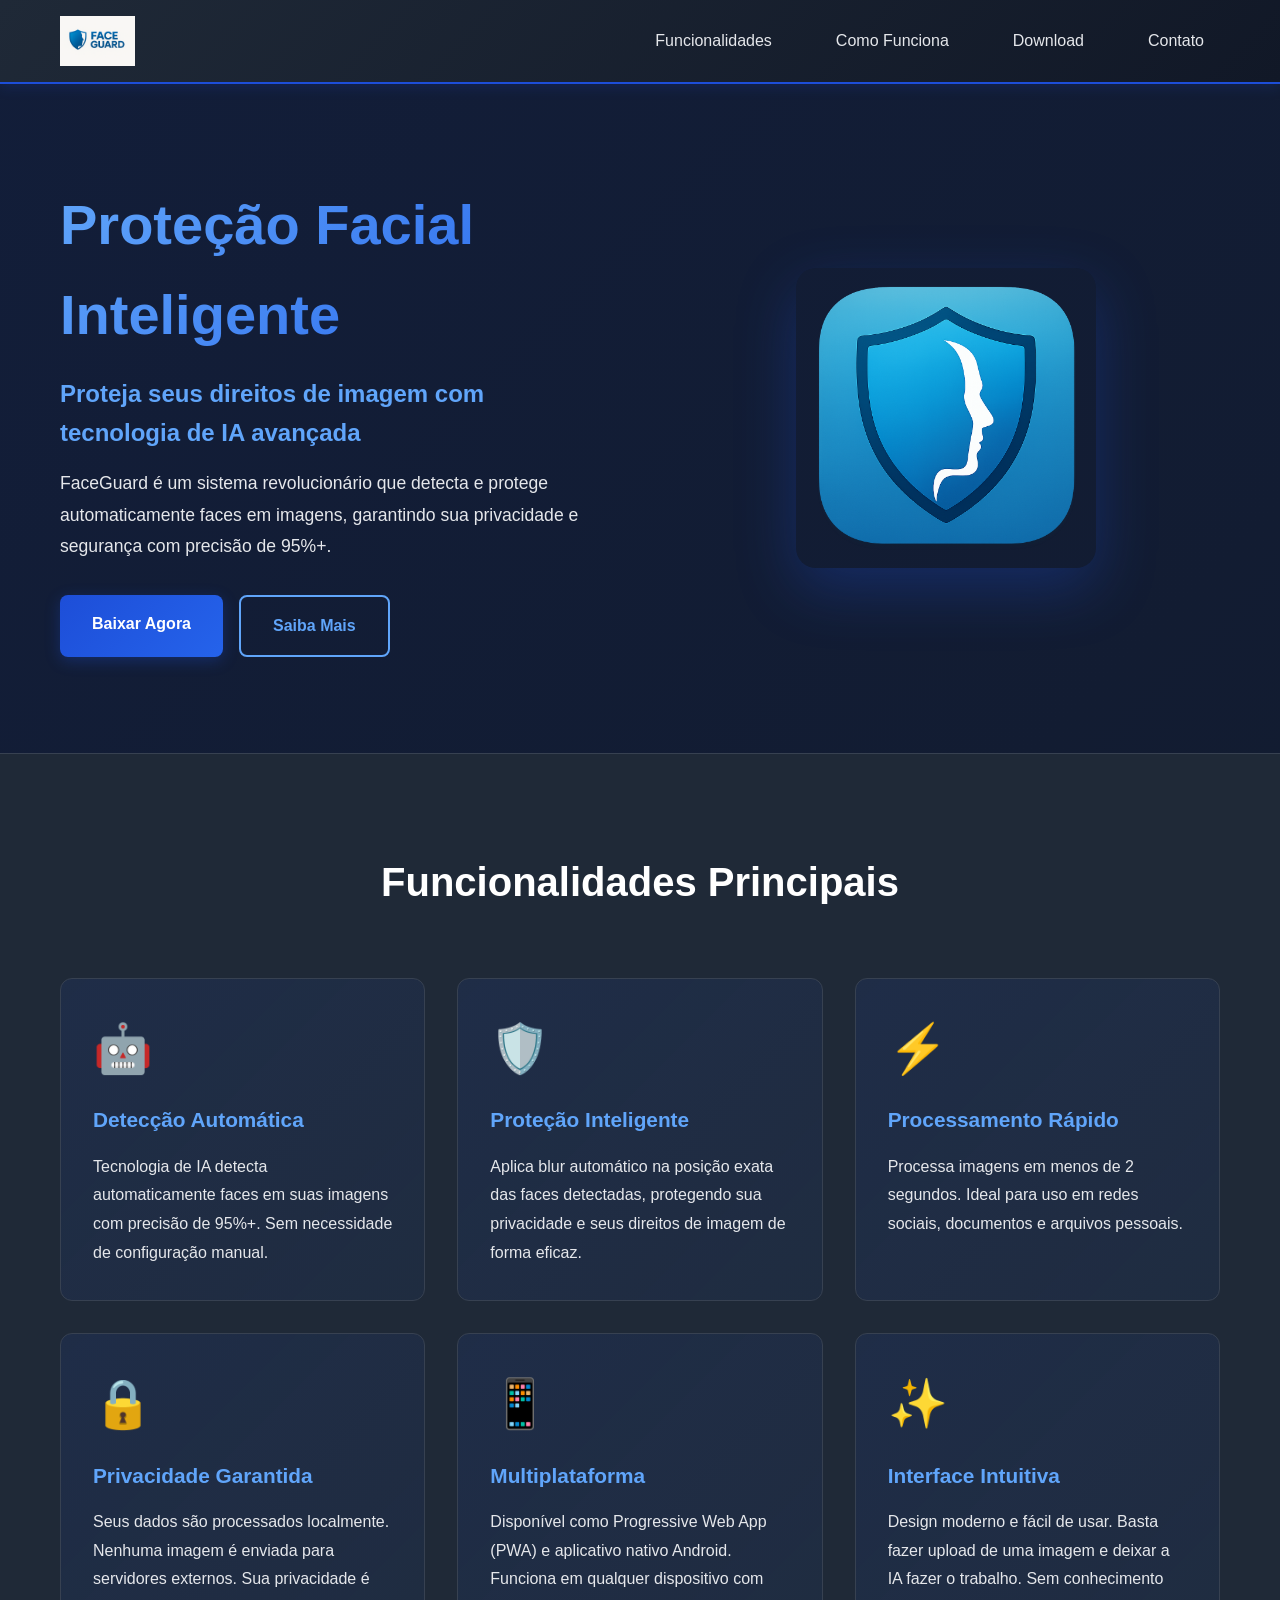
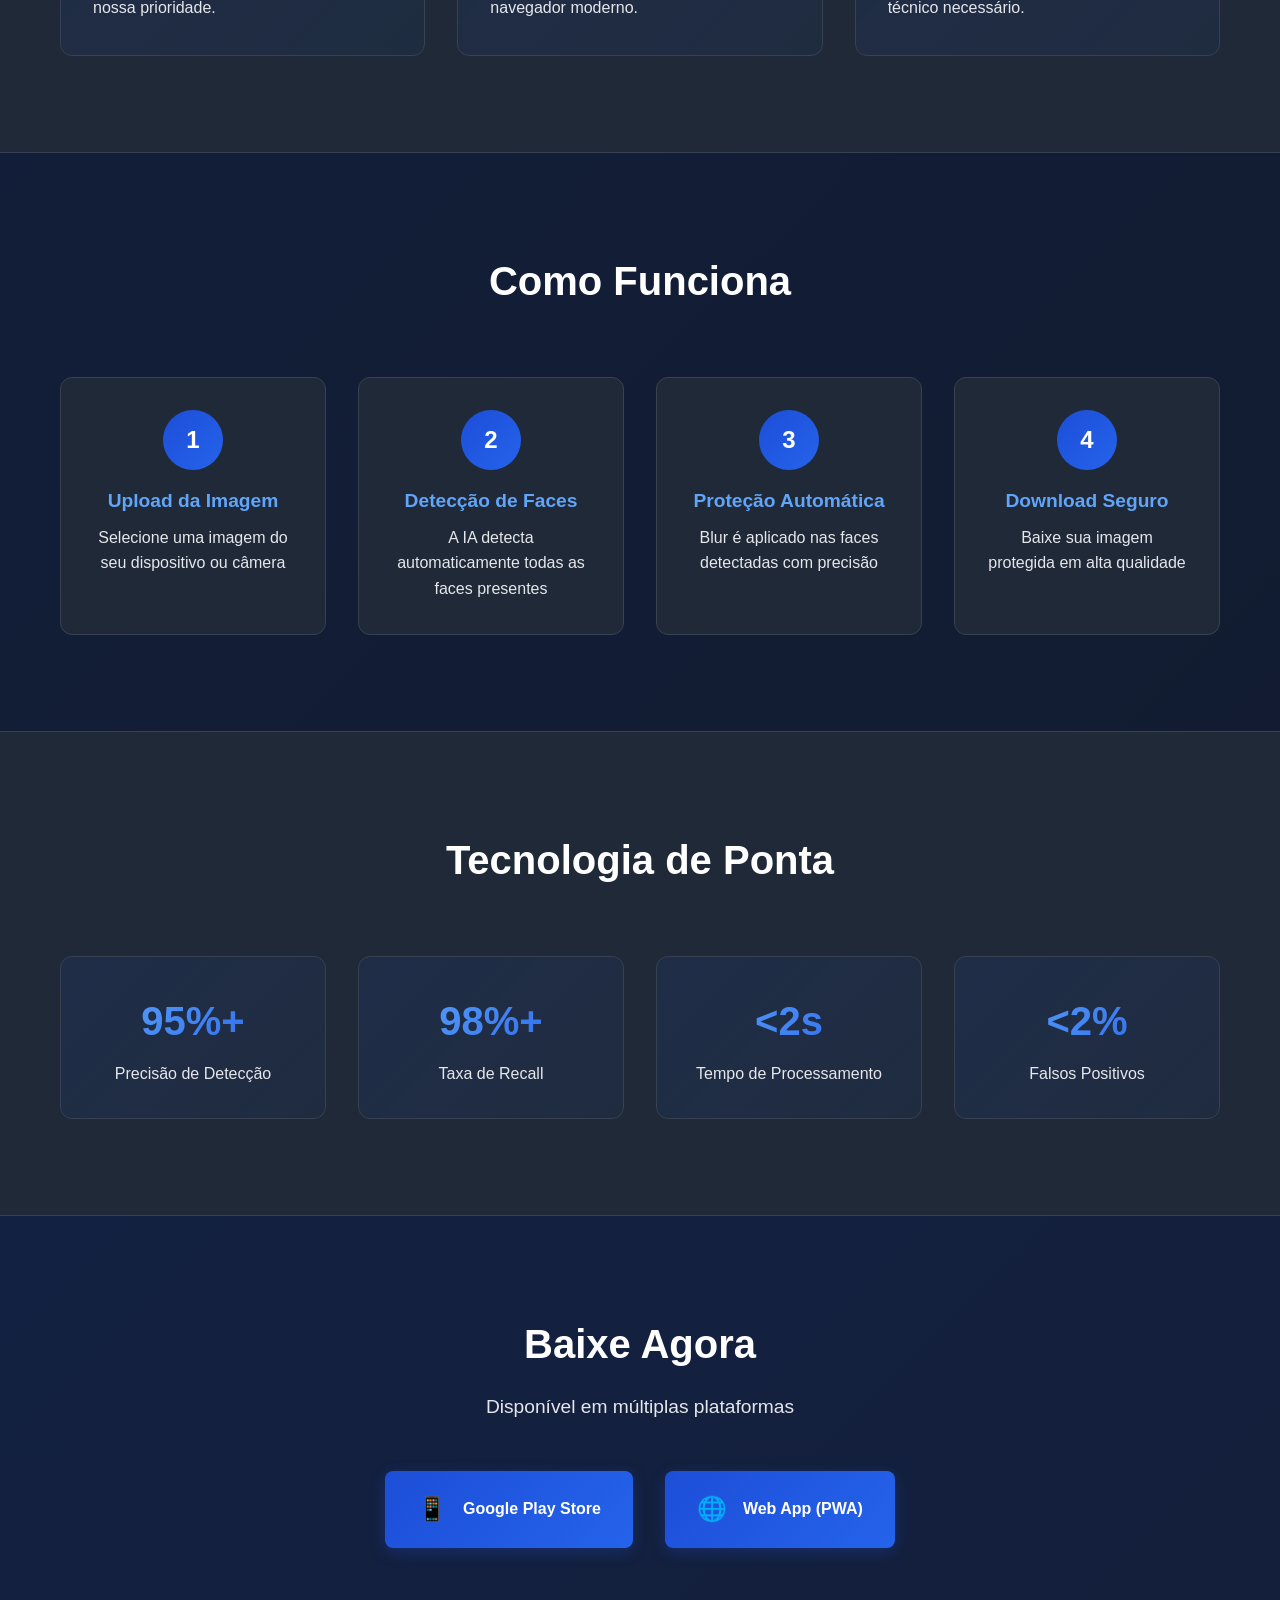
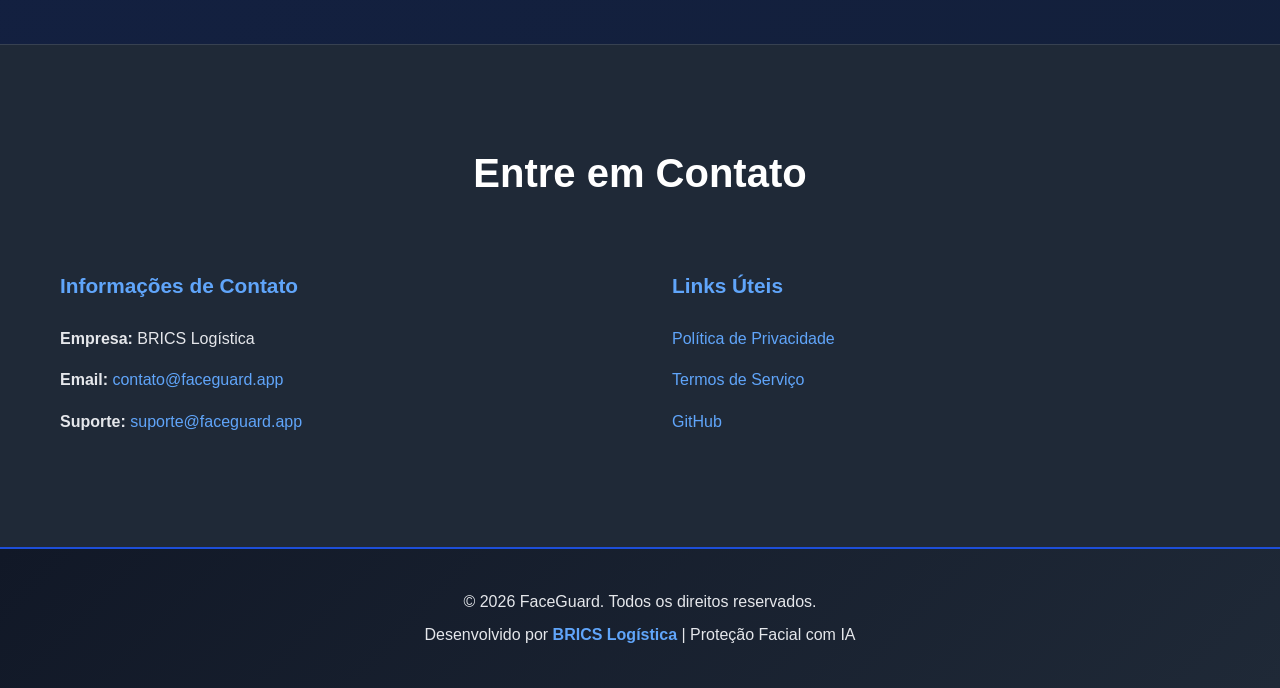
<file: index.html>
<!DOCTYPE html>
<html lang="pt-BR">
<head>
    <meta charset="UTF-8">
    <meta name="viewport" content="width=device-width, initial-scale=1.0">
    <meta name="description" content="FaceGuard - Sistema inteligente de proteção facial com IA. Proteja seus direitos de imagem de forma automática e segura.">
    <meta name="keywords" content="proteção facial, IA, privacidade, direitos de imagem, blur automático">
    <meta name="author" content="BRICS Logística">
    <meta property="og:title" content="FaceGuard - Proteção Facial com IA">
    <meta property="og:description" content="Sistema inteligente de proteção facial com IA. Proteja seus direitos de imagem de forma automática e segura.">
    <meta property="og:type" content="website">
    
    <title>FaceGuard - Proteção Facial com IA</title>
    <link rel="stylesheet" href="styles.css">
    <link rel="icon" type="image/png" href="assets/faceguard-icon.png">
</head>
<body>
    <!-- Header/Navigation -->
    <header class="header">
        <nav class="navbar">
            <div class="container">
                <div class="nav-wrapper">
                    <div class="logo">
                        <img src="assets/logo-horizontal.png" alt="FaceGuard Logo" class="logo-img">
                    </div>
                    <ul class="nav-menu">
                        <li><a href="#features">Funcionalidades</a></li>
                        <li><a href="#how-it-works">Como Funciona</a></li>
                        <li><a href="#download">Download</a></li>
                        <li><a href="#contact">Contato</a></li>
                    </ul>
                </div>
            </div>
        </nav>
    </header>

    <!-- Hero Section -->
    <section class="hero">
        <div class="container">
            <div class="hero-content">
                <h1>Proteção Facial Inteligente</h1>
                <p class="hero-subtitle">Proteja seus direitos de imagem com tecnologia de IA avançada</p>
                <p class="hero-description">
                    FaceGuard é um sistema revolucionário que detecta e protege automaticamente faces em imagens, 
                    garantindo sua privacidade e segurança com precisão de 95%+.
                </p>
                <div class="hero-buttons">
                    <a href="#download" class="btn btn-primary">Baixar Agora</a>
                    <a href="#features" class="btn btn-secondary">Saiba Mais</a>
                </div>
            </div>
            <div class="hero-image">
                <img src="assets/faceguard-icon.png" alt="FaceGuard Icon" class="hero-icon">
            </div>
        </div>
    </section>

    <!-- Features Section -->
    <section id="features" class="features">
        <div class="container">
            <h2>Funcionalidades Principais</h2>
            <div class="features-grid">
                <!-- Feature 1 -->
                <div class="feature-card">
                    <div class="feature-icon">🤖</div>
                    <h3>Detecção Automática</h3>
                    <p>
                        Tecnologia de IA detecta automaticamente faces em suas imagens com precisão de 95%+. 
                        Sem necessidade de configuração manual.
                    </p>
                </div>

                <!-- Feature 2 -->
                <div class="feature-card">
                    <div class="feature-icon">🛡️</div>
                    <h3>Proteção Inteligente</h3>
                    <p>
                        Aplica blur automático na posição exata das faces detectadas, protegendo sua privacidade 
                        e seus direitos de imagem de forma eficaz.
                    </p>
                </div>

                <!-- Feature 3 -->
                <div class="feature-card">
                    <div class="feature-icon">⚡</div>
                    <h3>Processamento Rápido</h3>
                    <p>
                        Processa imagens em menos de 2 segundos. Ideal para uso em redes sociais, 
                        documentos e arquivos pessoais.
                    </p>
                </div>

                <!-- Feature 4 -->
                <div class="feature-card">
                    <div class="feature-icon">🔒</div>
                    <h3>Privacidade Garantida</h3>
                    <p>
                        Seus dados são processados localmente. Nenhuma imagem é enviada para servidores externos. 
                        Sua privacidade é nossa prioridade.
                    </p>
                </div>

                <!-- Feature 5 -->
                <div class="feature-card">
                    <div class="feature-icon">📱</div>
                    <h3>Multiplataforma</h3>
                    <p>
                        Disponível como Progressive Web App (PWA) e aplicativo nativo Android. 
                        Funciona em qualquer dispositivo com navegador moderno.
                    </p>
                </div>

                <!-- Feature 6 -->
                <div class="feature-card">
                    <div class="feature-icon">✨</div>
                    <h3>Interface Intuitiva</h3>
                    <p>
                        Design moderno e fácil de usar. Basta fazer upload de uma imagem e deixar a IA fazer o trabalho. 
                        Sem conhecimento técnico necessário.
                    </p>
                </div>
            </div>
        </div>
    </section>

    <!-- How It Works Section -->
    <section id="how-it-works" class="how-it-works">
        <div class="container">
            <h2>Como Funciona</h2>
            <div class="steps-grid">
                <div class="step">
                    <div class="step-number">1</div>
                    <h3>Upload da Imagem</h3>
                    <p>Selecione uma imagem do seu dispositivo ou câmera</p>
                </div>
                <div class="step">
                    <div class="step-number">2</div>
                    <h3>Detecção de Faces</h3>
                    <p>A IA detecta automaticamente todas as faces presentes</p>
                </div>
                <div class="step">
                    <div class="step-number">3</div>
                    <h3>Proteção Automática</h3>
                    <p>Blur é aplicado nas faces detectadas com precisão</p>
                </div>
                <div class="step">
                    <div class="step-number">4</div>
                    <h3>Download Seguro</h3>
                    <p>Baixe sua imagem protegida em alta qualidade</p>
                </div>
            </div>
        </div>
    </section>

    <!-- Metrics Section -->
    <section class="metrics">
        <div class="container">
            <h2>Tecnologia de Ponta</h2>
            <div class="metrics-grid">
                <div class="metric">
                    <div class="metric-value">95%+</div>
                    <div class="metric-label">Precisão de Detecção</div>
                </div>
                <div class="metric">
                    <div class="metric-value">98%+</div>
                    <div class="metric-label">Taxa de Recall</div>
                </div>
                <div class="metric">
                    <div class="metric-value">&lt;2s</div>
                    <div class="metric-label">Tempo de Processamento</div>
                </div>
                <div class="metric">
                    <div class="metric-value">&lt;2%</div>
                    <div class="metric-label">Falsos Positivos</div>
                </div>
            </div>
        </div>
    </section>

    <!-- Download Section -->
    <section id="download" class="download">
        <div class="container">
            <h2>Baixe Agora</h2>
            <p class="download-subtitle">Disponível em múltiplas plataformas</p>
            <div class="download-buttons">
                <a href="https://play.google.com/store/apps/details?id=com.brics.faceguard" class="download-btn android" target="_blank">
                    <span class="btn-icon">📱</span>
                    <span class="btn-text">Google Play Store</span>
                </a>
                <a href="#" class="download-btn web">
                    <span class="btn-icon">🌐</span>
                    <span class="btn-text">Web App (PWA)</span>
                </a>
            </div>
        </div>
    </section>

    <!-- Contact Section -->
    <section id="contact" class="contact">
        <div class="container">
            <h2>Entre em Contato</h2>
            <div class="contact-content">
                <div class="contact-info">
                    <h3>Informações de Contato</h3>
                    <p><strong>Empresa:</strong> BRICS Logística</p>
                    <p><strong>Email:</strong> <a href="mailto:contato@faceguard.app">contato@faceguard.app</a></p>
                    <p><strong>Suporte:</strong> <a href="mailto:suporte@faceguard.app">suporte@faceguard.app</a></p>
                </div>
                <div class="contact-links">
                    <h3>Links Úteis</h3>
                    <ul>
                        <li><a href="privacy-policy.html">Política de Privacidade</a></li>
                        <li><a href="terms-of-service.html">Termos de Serviço</a></li>
                        <li><a href="https://github.com/brics-logistica/faceguard" target="_blank">GitHub</a></li>
                    </ul>
                </div>
            </div>
        </div>
    </section>

    <!-- Footer -->
    <footer class="footer">
        <div class="container">
            <p>&copy; 2026 FaceGuard. Todos os direitos reservados.</p>
            <p>Desenvolvido por <strong>BRICS Logística</strong> | Proteção Facial com IA</p>
        </div>
    </footer>

    <script src="script.js"></script>
</body>
</html>
</file>
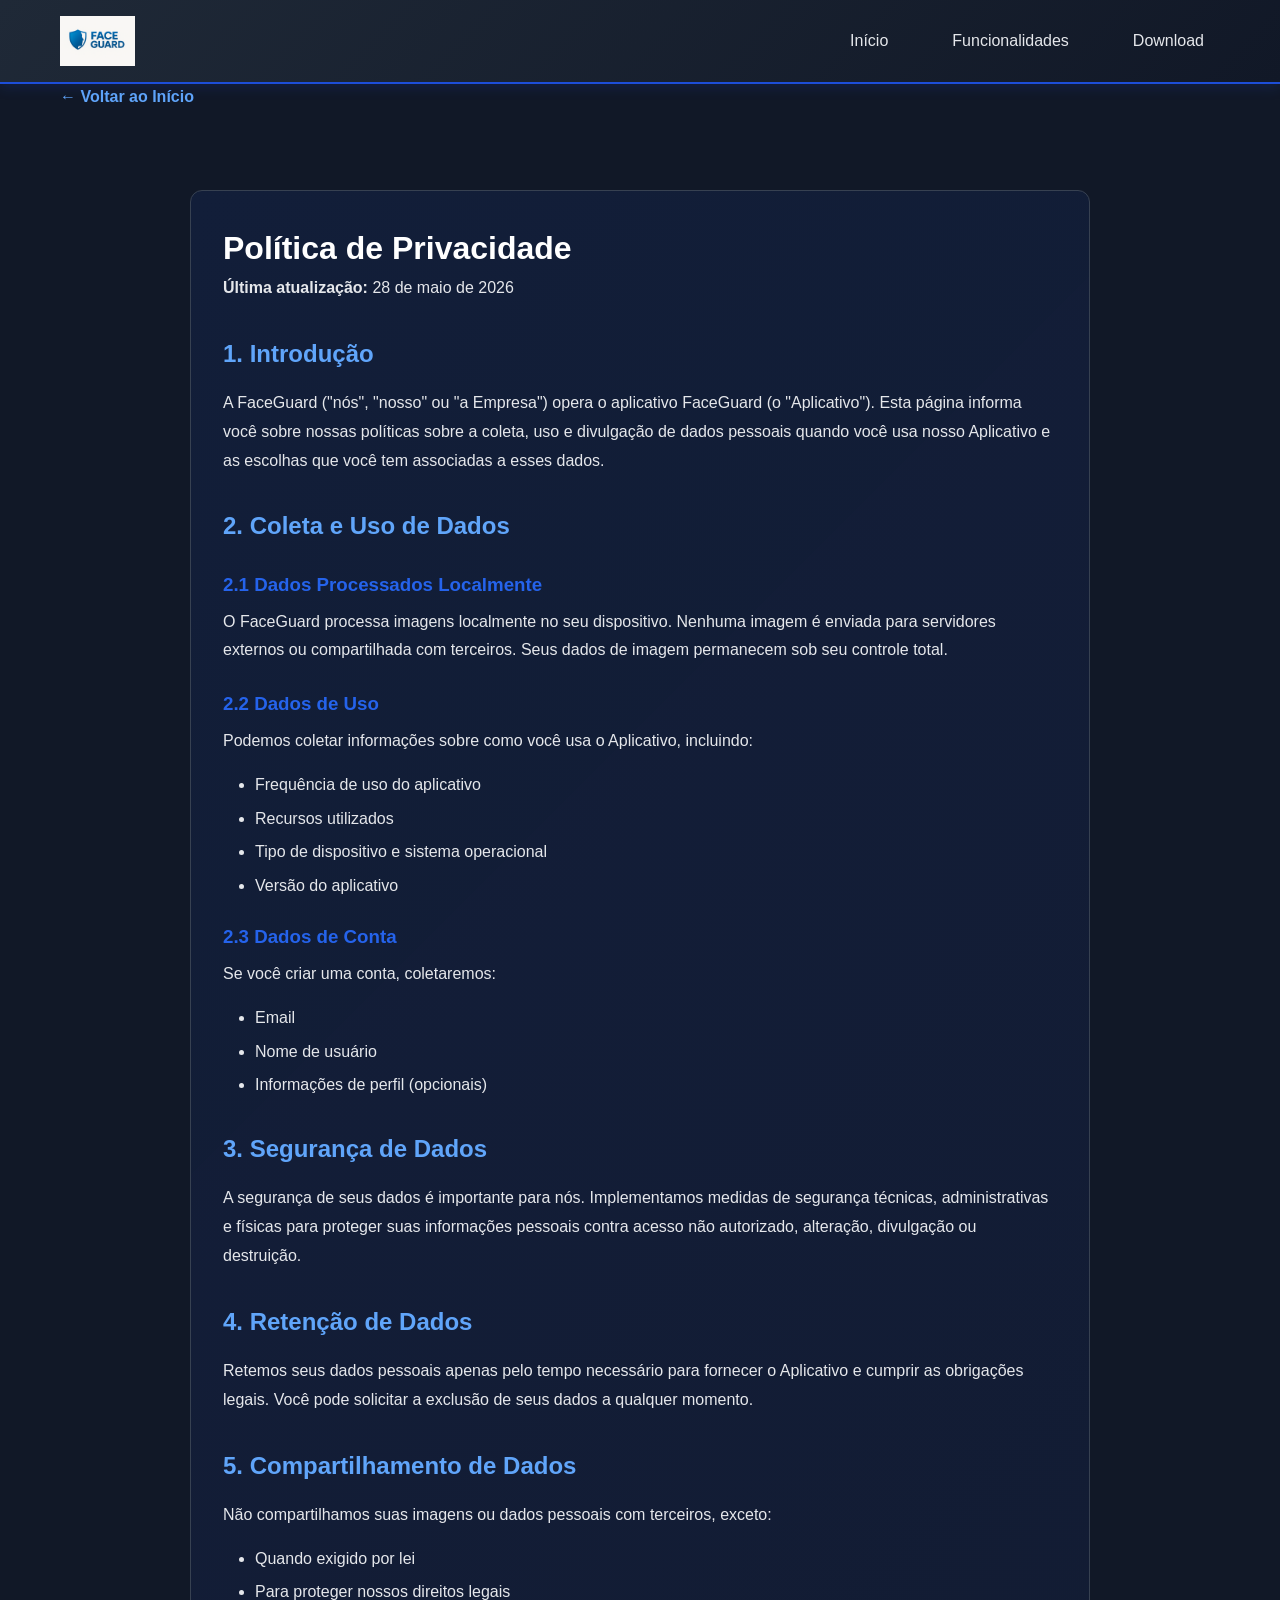
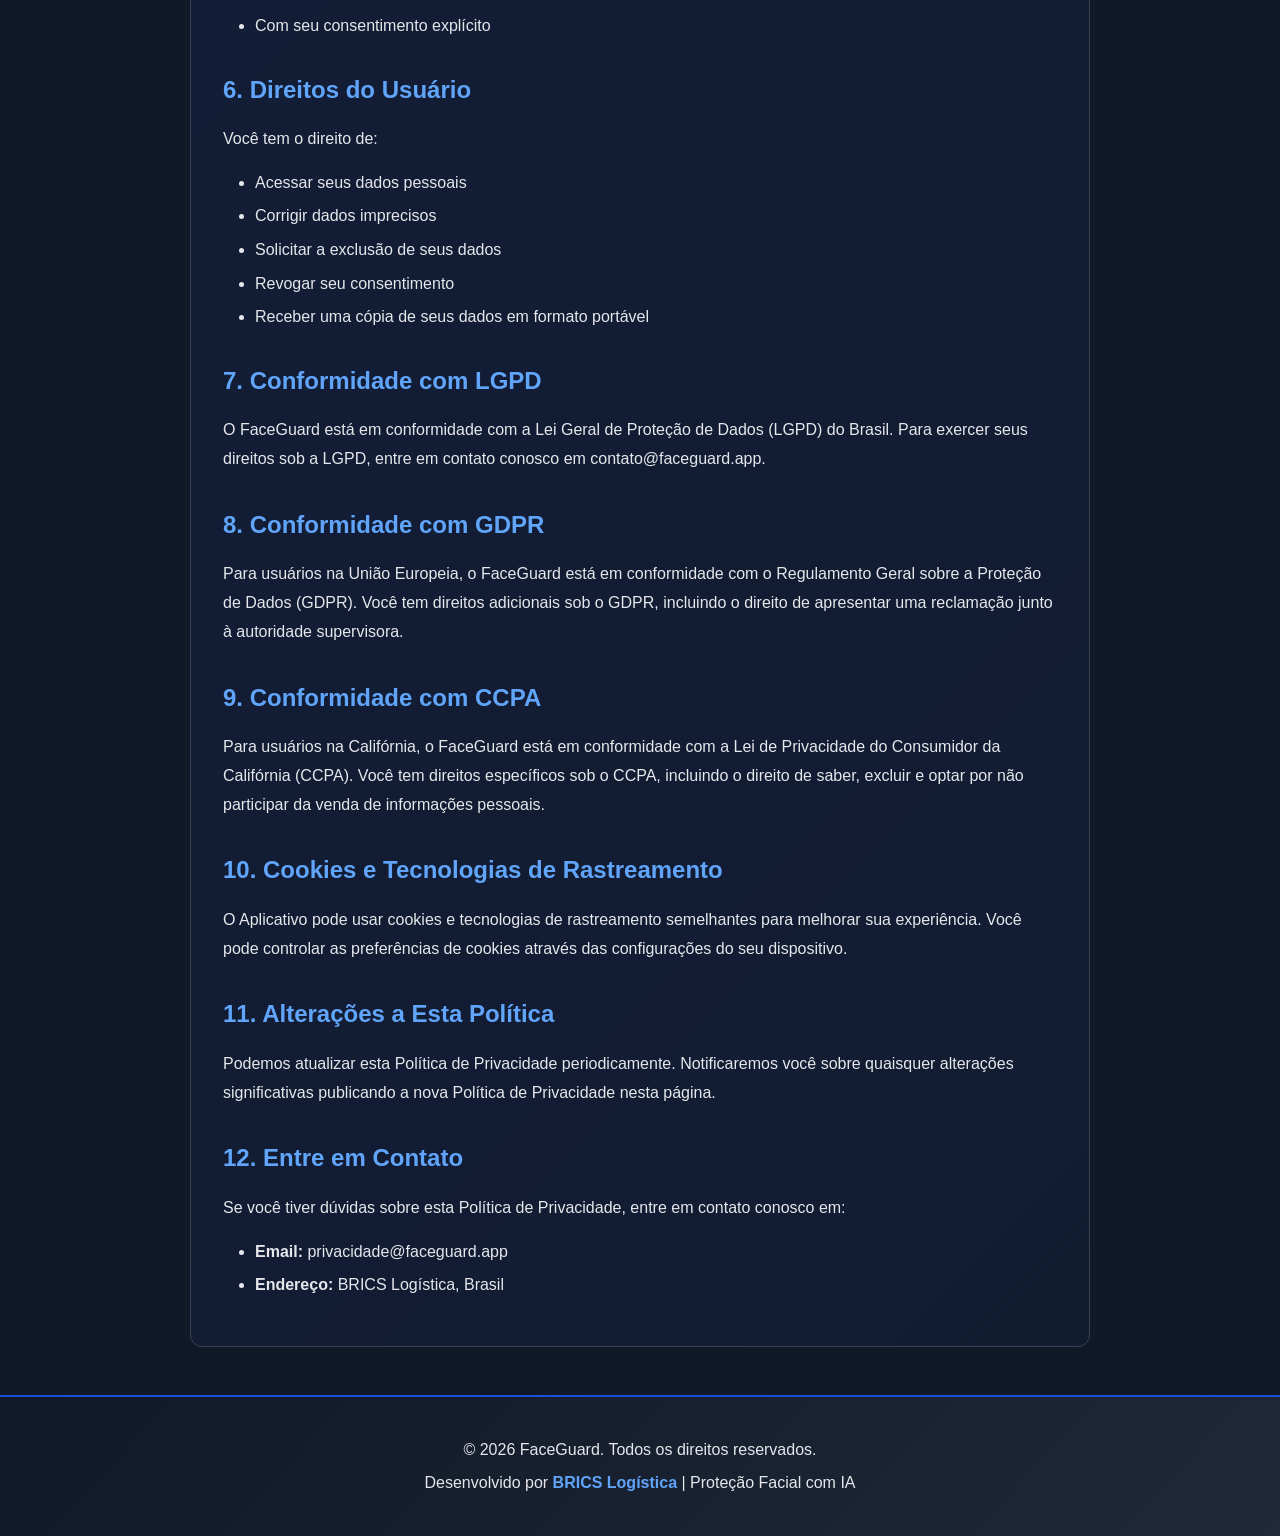
<file: privacy-policy.html>
<!DOCTYPE html>
<html lang="pt-BR">
<head>
    <meta charset="UTF-8">
    <meta name="viewport" content="width=device-width, initial-scale=1.0">
    <title>Política de Privacidade - FaceGuard</title>
    <link rel="stylesheet" href="styles.css">
    <link rel="icon" type="image/png" href="assets/faceguard-icon.png">
    <style>
        .policy-content {
            max-width: 900px;
            margin: 3rem auto;
            padding: 2rem;
            background: linear-gradient(135deg, rgba(29, 78, 216, 0.1), rgba(37, 99, 235, 0.05));
            border: 1px solid var(--border-color);
            border-radius: 12px;
        }
        .policy-content h2 {
            color: var(--accent-color);
            margin-top: 2rem;
            margin-bottom: 1rem;
        }
        .policy-content h3 {
            color: var(--secondary-color);
            margin-top: 1.5rem;
            margin-bottom: 0.5rem;
        }
        .policy-content p {
            color: var(--text-secondary);
            line-height: 1.8;
            margin-bottom: 1rem;
        }
        .policy-content ul {
            color: var(--text-secondary);
            margin-left: 2rem;
            margin-bottom: 1rem;
        }
        .policy-content li {
            margin-bottom: 0.5rem;
        }
        .back-link {
            display: inline-block;
            margin-bottom: 2rem;
            color: var(--accent-color);
            font-weight: 600;
        }
    </style>
</head>
<body>
    <!-- Header -->
    <header class="header">
        <nav class="navbar">
            <div class="container">
                <div class="nav-wrapper">
                    <div class="logo">
                        <img src="assets/logo-horizontal.png" alt="FaceGuard Logo" class="logo-img">
                    </div>
                    <ul class="nav-menu">
                        <li><a href="index.html">Início</a></li>
                        <li><a href="index.html#features">Funcionalidades</a></li>
                        <li><a href="index.html#download">Download</a></li>
                    </ul>
                </div>
            </div>
        </nav>
    </header>

    <!-- Policy Content -->
    <div class="container">
        <a href="index.html" class="back-link">← Voltar ao Início</a>
        
        <div class="policy-content">
            <h1>Política de Privacidade</h1>
            <p><strong>Última atualização:</strong> 28 de maio de 2026</p>

            <h2>1. Introdução</h2>
            <p>
                A FaceGuard ("nós", "nosso" ou "a Empresa") opera o aplicativo FaceGuard (o "Aplicativo"). 
                Esta página informa você sobre nossas políticas sobre a coleta, uso e divulgação de dados pessoais 
                quando você usa nosso Aplicativo e as escolhas que você tem associadas a esses dados.
            </p>

            <h2>2. Coleta e Uso de Dados</h2>
            <h3>2.1 Dados Processados Localmente</h3>
            <p>
                O FaceGuard processa imagens localmente no seu dispositivo. Nenhuma imagem é enviada para 
                servidores externos ou compartilhada com terceiros. Seus dados de imagem permanecem sob seu controle total.
            </p>

            <h3>2.2 Dados de Uso</h3>
            <p>
                Podemos coletar informações sobre como você usa o Aplicativo, incluindo:
            </p>
            <ul>
                <li>Frequência de uso do aplicativo</li>
                <li>Recursos utilizados</li>
                <li>Tipo de dispositivo e sistema operacional</li>
                <li>Versão do aplicativo</li>
            </ul>

            <h3>2.3 Dados de Conta</h3>
            <p>
                Se você criar uma conta, coletaremos:
            </p>
            <ul>
                <li>Email</li>
                <li>Nome de usuário</li>
                <li>Informações de perfil (opcionais)</li>
            </ul>

            <h2>3. Segurança de Dados</h2>
            <p>
                A segurança de seus dados é importante para nós. Implementamos medidas de segurança técnicas, 
                administrativas e físicas para proteger suas informações pessoais contra acesso não autorizado, 
                alteração, divulgação ou destruição.
            </p>

            <h2>4. Retenção de Dados</h2>
            <p>
                Retemos seus dados pessoais apenas pelo tempo necessário para fornecer o Aplicativo e cumprir 
                as obrigações legais. Você pode solicitar a exclusão de seus dados a qualquer momento.
            </p>

            <h2>5. Compartilhamento de Dados</h2>
            <p>
                Não compartilhamos suas imagens ou dados pessoais com terceiros, exceto:
            </p>
            <ul>
                <li>Quando exigido por lei</li>
                <li>Para proteger nossos direitos legais</li>
                <li>Com seu consentimento explícito</li>
            </ul>

            <h2>6. Direitos do Usuário</h2>
            <p>
                Você tem o direito de:
            </p>
            <ul>
                <li>Acessar seus dados pessoais</li>
                <li>Corrigir dados imprecisos</li>
                <li>Solicitar a exclusão de seus dados</li>
                <li>Revogar seu consentimento</li>
                <li>Receber uma cópia de seus dados em formato portável</li>
            </ul>

            <h2>7. Conformidade com LGPD</h2>
            <p>
                O FaceGuard está em conformidade com a Lei Geral de Proteção de Dados (LGPD) do Brasil. 
                Para exercer seus direitos sob a LGPD, entre em contato conosco em contato@faceguard.app.
            </p>

            <h2>8. Conformidade com GDPR</h2>
            <p>
                Para usuários na União Europeia, o FaceGuard está em conformidade com o Regulamento Geral 
                sobre a Proteção de Dados (GDPR). Você tem direitos adicionais sob o GDPR, incluindo o direito 
                de apresentar uma reclamação junto à autoridade supervisora.
            </p>

            <h2>9. Conformidade com CCPA</h2>
            <p>
                Para usuários na Califórnia, o FaceGuard está em conformidade com a Lei de Privacidade do Consumidor 
                da Califórnia (CCPA). Você tem direitos específicos sob o CCPA, incluindo o direito de saber, 
                excluir e optar por não participar da venda de informações pessoais.
            </p>

            <h2>10. Cookies e Tecnologias de Rastreamento</h2>
            <p>
                O Aplicativo pode usar cookies e tecnologias de rastreamento semelhantes para melhorar sua experiência. 
                Você pode controlar as preferências de cookies através das configurações do seu dispositivo.
            </p>

            <h2>11. Alterações a Esta Política</h2>
            <p>
                Podemos atualizar esta Política de Privacidade periodicamente. Notificaremos você sobre quaisquer 
                alterações significativas publicando a nova Política de Privacidade nesta página.
            </p>

            <h2>12. Entre em Contato</h2>
            <p>
                Se você tiver dúvidas sobre esta Política de Privacidade, entre em contato conosco em:
            </p>
            <ul>
                <li><strong>Email:</strong> privacidade@faceguard.app</li>
                <li><strong>Endereço:</strong> BRICS Logística, Brasil</li>
            </ul>
        </div>
    </div>

    <!-- Footer -->
    <footer class="footer">
        <div class="container">
            <p>&copy; 2026 FaceGuard. Todos os direitos reservados.</p>
            <p>Desenvolvido por <strong>BRICS Logística</strong> | Proteção Facial com IA</p>
        </div>
    </footer>
</body>
</html>
</file>
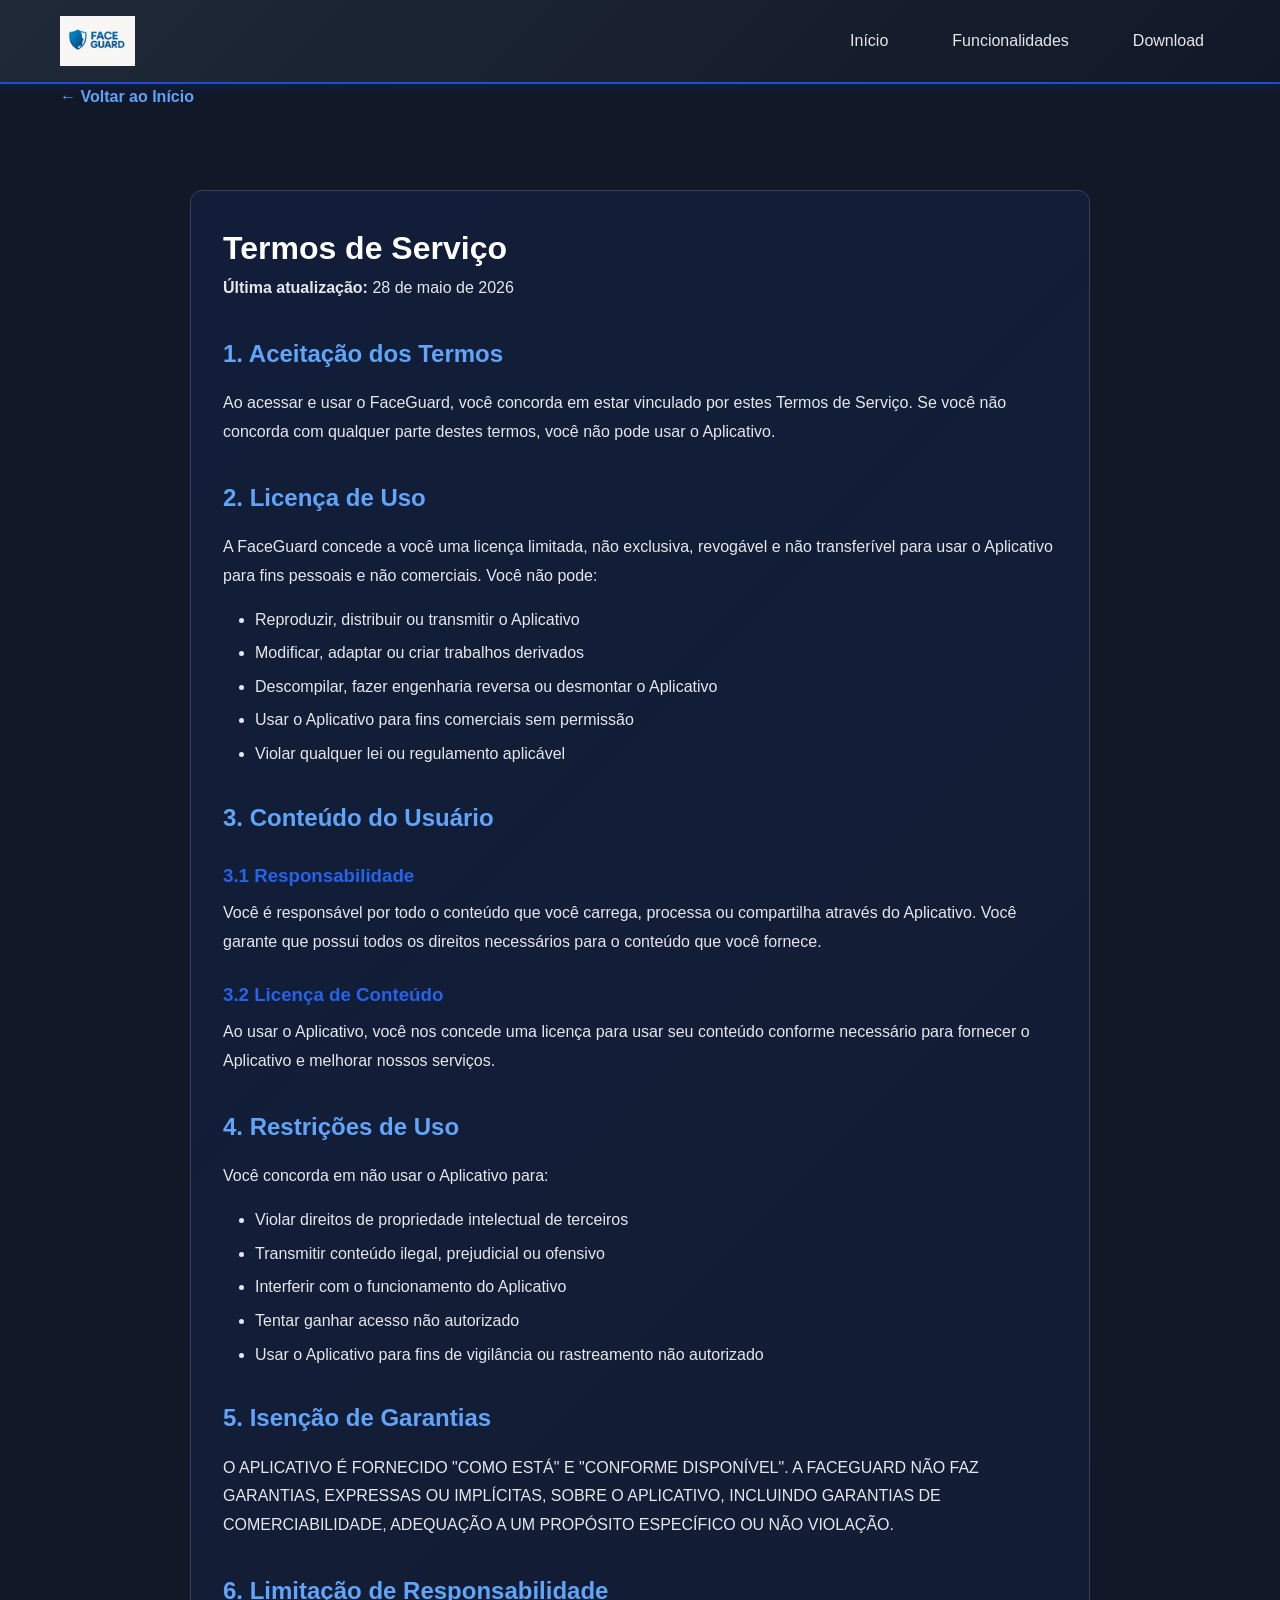
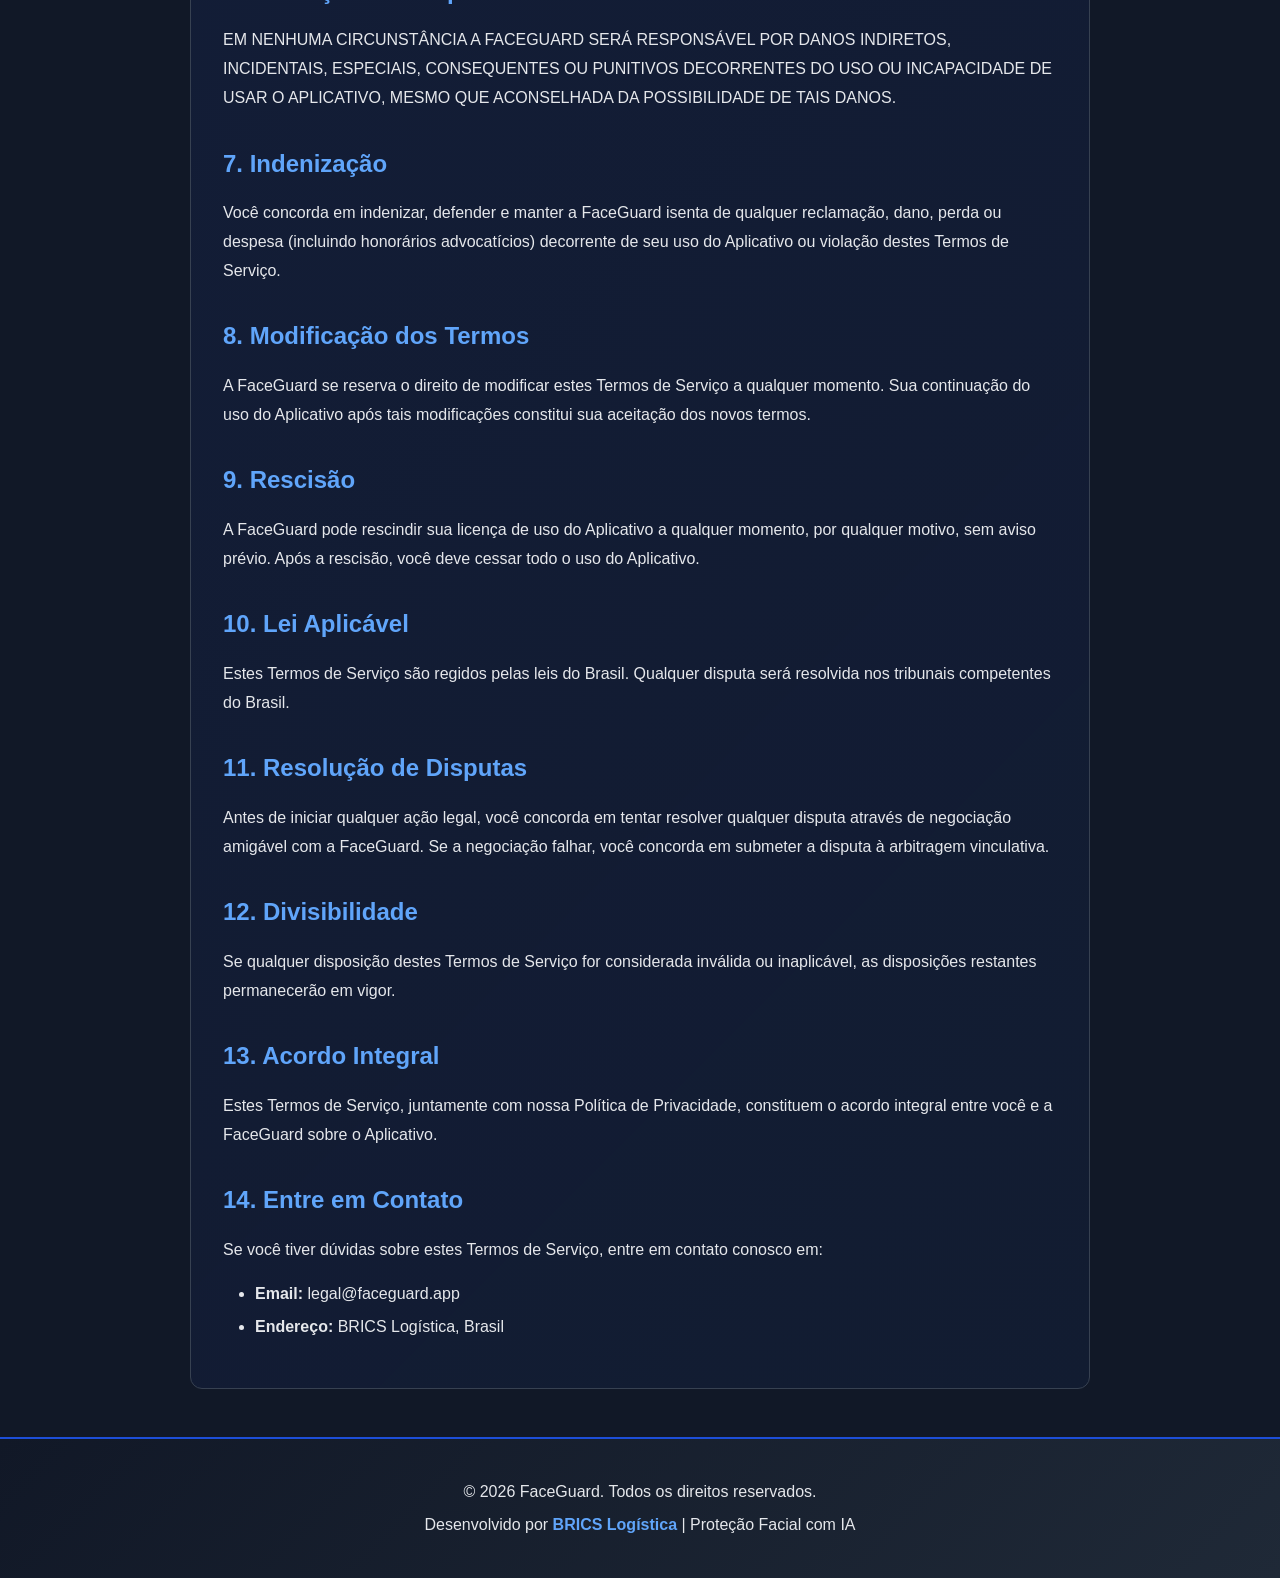
<file: terms-of-service.html>
<!DOCTYPE html>
<html lang="pt-BR">
<head>
    <meta charset="UTF-8">
    <meta name="viewport" content="width=device-width, initial-scale=1.0">
    <title>Termos de Serviço - FaceGuard</title>
    <link rel="stylesheet" href="styles.css">
    <link rel="icon" type="image/png" href="assets/faceguard-icon.png">
    <style>
        .policy-content {
            max-width: 900px;
            margin: 3rem auto;
            padding: 2rem;
            background: linear-gradient(135deg, rgba(29, 78, 216, 0.1), rgba(37, 99, 235, 0.05));
            border: 1px solid var(--border-color);
            border-radius: 12px;
        }
        .policy-content h2 {
            color: var(--accent-color);
            margin-top: 2rem;
            margin-bottom: 1rem;
        }
        .policy-content h3 {
            color: var(--secondary-color);
            margin-top: 1.5rem;
            margin-bottom: 0.5rem;
        }
        .policy-content p {
            color: var(--text-secondary);
            line-height: 1.8;
            margin-bottom: 1rem;
        }
        .policy-content ul {
            color: var(--text-secondary);
            margin-left: 2rem;
            margin-bottom: 1rem;
        }
        .policy-content li {
            margin-bottom: 0.5rem;
        }
        .back-link {
            display: inline-block;
            margin-bottom: 2rem;
            color: var(--accent-color);
            font-weight: 600;
        }
    </style>
</head>
<body>
    <!-- Header -->
    <header class="header">
        <nav class="navbar">
            <div class="container">
                <div class="nav-wrapper">
                    <div class="logo">
                        <img src="assets/logo-horizontal.png" alt="FaceGuard Logo" class="logo-img">
                    </div>
                    <ul class="nav-menu">
                        <li><a href="index.html">Início</a></li>
                        <li><a href="index.html#features">Funcionalidades</a></li>
                        <li><a href="index.html#download">Download</a></li>
                    </ul>
                </div>
            </div>
        </nav>
    </header>

    <!-- Policy Content -->
    <div class="container">
        <a href="index.html" class="back-link">← Voltar ao Início</a>
        
        <div class="policy-content">
            <h1>Termos de Serviço</h1>
            <p><strong>Última atualização:</strong> 28 de maio de 2026</p>

            <h2>1. Aceitação dos Termos</h2>
            <p>
                Ao acessar e usar o FaceGuard, você concorda em estar vinculado por estes Termos de Serviço. 
                Se você não concorda com qualquer parte destes termos, você não pode usar o Aplicativo.
            </p>

            <h2>2. Licença de Uso</h2>
            <p>
                A FaceGuard concede a você uma licença limitada, não exclusiva, revogável e não transferível para usar 
                o Aplicativo para fins pessoais e não comerciais. Você não pode:
            </p>
            <ul>
                <li>Reproduzir, distribuir ou transmitir o Aplicativo</li>
                <li>Modificar, adaptar ou criar trabalhos derivados</li>
                <li>Descompilar, fazer engenharia reversa ou desmontar o Aplicativo</li>
                <li>Usar o Aplicativo para fins comerciais sem permissão</li>
                <li>Violar qualquer lei ou regulamento aplicável</li>
            </ul>

            <h2>3. Conteúdo do Usuário</h2>
            <h3>3.1 Responsabilidade</h3>
            <p>
                Você é responsável por todo o conteúdo que você carrega, processa ou compartilha através do Aplicativo. 
                Você garante que possui todos os direitos necessários para o conteúdo que você fornece.
            </p>

            <h3>3.2 Licença de Conteúdo</h3>
            <p>
                Ao usar o Aplicativo, você nos concede uma licença para usar seu conteúdo conforme necessário para 
                fornecer o Aplicativo e melhorar nossos serviços.
            </p>

            <h2>4. Restrições de Uso</h2>
            <p>
                Você concorda em não usar o Aplicativo para:
            </p>
            <ul>
                <li>Violar direitos de propriedade intelectual de terceiros</li>
                <li>Transmitir conteúdo ilegal, prejudicial ou ofensivo</li>
                <li>Interferir com o funcionamento do Aplicativo</li>
                <li>Tentar ganhar acesso não autorizado</li>
                <li>Usar o Aplicativo para fins de vigilância ou rastreamento não autorizado</li>
            </ul>

            <h2>5. Isenção de Garantias</h2>
            <p>
                O APLICATIVO É FORNECIDO "COMO ESTÁ" E "CONFORME DISPONÍVEL". A FACEGUARD NÃO FAZ GARANTIAS, 
                EXPRESSAS OU IMPLÍCITAS, SOBRE O APLICATIVO, INCLUINDO GARANTIAS DE COMERCIABILIDADE, 
                ADEQUAÇÃO A UM PROPÓSITO ESPECÍFICO OU NÃO VIOLAÇÃO.
            </p>

            <h2>6. Limitação de Responsabilidade</h2>
            <p>
                EM NENHUMA CIRCUNSTÂNCIA A FACEGUARD SERÁ RESPONSÁVEL POR DANOS INDIRETOS, INCIDENTAIS, ESPECIAIS, 
                CONSEQUENTES OU PUNITIVOS DECORRENTES DO USO OU INCAPACIDADE DE USAR O APLICATIVO, MESMO QUE 
                ACONSELHADA DA POSSIBILIDADE DE TAIS DANOS.
            </p>

            <h2>7. Indenização</h2>
            <p>
                Você concorda em indenizar, defender e manter a FaceGuard isenta de qualquer reclamação, dano, 
                perda ou despesa (incluindo honorários advocatícios) decorrente de seu uso do Aplicativo ou 
                violação destes Termos de Serviço.
            </p>

            <h2>8. Modificação dos Termos</h2>
            <p>
                A FaceGuard se reserva o direito de modificar estes Termos de Serviço a qualquer momento. 
                Sua continuação do uso do Aplicativo após tais modificações constitui sua aceitação dos novos termos.
            </p>

            <h2>9. Rescisão</h2>
            <p>
                A FaceGuard pode rescindir sua licença de uso do Aplicativo a qualquer momento, por qualquer motivo, 
                sem aviso prévio. Após a rescisão, você deve cessar todo o uso do Aplicativo.
            </p>

            <h2>10. Lei Aplicável</h2>
            <p>
                Estes Termos de Serviço são regidos pelas leis do Brasil. Qualquer disputa será resolvida nos tribunais 
                competentes do Brasil.
            </p>

            <h2>11. Resolução de Disputas</h2>
            <p>
                Antes de iniciar qualquer ação legal, você concorda em tentar resolver qualquer disputa através de 
                negociação amigável com a FaceGuard. Se a negociação falhar, você concorda em submeter a disputa 
                à arbitragem vinculativa.
            </p>

            <h2>12. Divisibilidade</h2>
            <p>
                Se qualquer disposição destes Termos de Serviço for considerada inválida ou inaplicável, 
                as disposições restantes permanecerão em vigor.
            </p>

            <h2>13. Acordo Integral</h2>
            <p>
                Estes Termos de Serviço, juntamente com nossa Política de Privacidade, constituem o acordo integral 
                entre você e a FaceGuard sobre o Aplicativo.
            </p>

            <h2>14. Entre em Contato</h2>
            <p>
                Se você tiver dúvidas sobre estes Termos de Serviço, entre em contato conosco em:
            </p>
            <ul>
                <li><strong>Email:</strong> legal@faceguard.app</li>
                <li><strong>Endereço:</strong> BRICS Logística, Brasil</li>
            </ul>
        </div>
    </div>

    <!-- Footer -->
    <footer class="footer">
        <div class="container">
            <p>&copy; 2026 FaceGuard. Todos os direitos reservados.</p>
            <p>Desenvolvido por <strong>BRICS Logística</strong> | Proteção Facial com IA</p>
        </div>
    </footer>
</body>
</html>
</file>
<file: styles.css>
/* ============================================
   FACEGUARD WEBSITE - OFFICIAL STYLES
   Color Palette: #1D4ED8, #2563EB, #60A5FA
   ============================================ */

/* Root Variables */
:root {
    --primary-color: #1D4ED8;
    --secondary-color: #2563EB;
    --accent-color: #60A5FA;
    --bg-primary: #1F2937;
    --bg-secondary: #111827;
    --text-primary: #FFFFFF;
    --text-secondary: #E5E7EB;
    --border-color: #374151;
    --success-color: #10B981;
    --warning-color: #F59E0B;
    --error-color: #EF4444;
}

/* Reset & Base Styles */
* {
    margin: 0;
    padding: 0;
    box-sizing: border-box;
}

html {
    scroll-behavior: smooth;
}

body {
    font-family: -apple-system, BlinkMacSystemFont, 'Segoe UI', Roboto, 'Helvetica Neue', Arial, sans-serif;
    background-color: var(--bg-secondary);
    color: var(--text-primary);
    line-height: 1.6;
    overflow-x: hidden;
}

a {
    color: var(--accent-color);
    text-decoration: none;
    transition: color 0.3s ease;
}

a:hover {
    color: var(--secondary-color);
}

/* Container */
.container {
    max-width: 1200px;
    margin: 0 auto;
    padding: 0 20px;
}

/* ============================================
   HEADER & NAVIGATION
   ============================================ */

.header {
    background: linear-gradient(135deg, var(--bg-primary) 0%, var(--bg-secondary) 100%);
    border-bottom: 2px solid var(--primary-color);
    position: sticky;
    top: 0;
    z-index: 1000;
    box-shadow: 0 4px 12px rgba(29, 78, 216, 0.15);
}

.navbar {
    padding: 1rem 0;
}

.nav-wrapper {
    display: flex;
    justify-content: space-between;
    align-items: center;
}

.logo {
    flex-shrink: 0;
}

.logo-img {
    height: 50px;
    width: auto;
    display: block;
}

.nav-menu {
    display: flex;
    list-style: none;
    gap: 2rem;
    align-items: center;
}

.nav-menu a {
    color: var(--text-secondary);
    font-weight: 500;
    transition: all 0.3s ease;
    padding: 0.5rem 1rem;
    border-radius: 4px;
}

.nav-menu a:hover {
    color: var(--accent-color);
    background-color: rgba(96, 165, 250, 0.1);
}

/* Mobile Navigation */
@media (max-width: 768px) {
    .nav-menu {
        gap: 1rem;
        font-size: 0.9rem;
    }

    .nav-menu a {
        padding: 0.3rem 0.5rem;
    }
}

/* ============================================
   HERO SECTION
   ============================================ */

.hero {
    padding: 6rem 0;
    background: linear-gradient(135deg, rgba(29, 78, 216, 0.1) 0%, rgba(37, 99, 235, 0.05) 100%);
    border-bottom: 1px solid var(--border-color);
}

.hero .container {
    display: grid;
    grid-template-columns: 1fr 1fr;
    gap: 4rem;
    align-items: center;
}

.hero-content h1 {
    font-size: 3.5rem;
    font-weight: 800;
    margin-bottom: 1rem;
    background: linear-gradient(135deg, var(--accent-color), var(--secondary-color));
    -webkit-background-clip: text;
    -webkit-text-fill-color: transparent;
    background-clip: text;
}

.hero-subtitle {
    font-size: 1.5rem;
    color: var(--accent-color);
    margin-bottom: 1rem;
    font-weight: 600;
}

.hero-description {
    font-size: 1.1rem;
    color: var(--text-secondary);
    margin-bottom: 2rem;
    line-height: 1.8;
}

.hero-buttons {
    display: flex;
    gap: 1rem;
    flex-wrap: wrap;
}

.btn {
    padding: 1rem 2rem;
    border-radius: 8px;
    font-weight: 600;
    font-size: 1rem;
    transition: all 0.3s ease;
    cursor: pointer;
    border: none;
    display: inline-block;
    text-align: center;
}

.btn-primary {
    background: linear-gradient(135deg, var(--primary-color), var(--secondary-color));
    color: white;
    box-shadow: 0 4px 15px rgba(29, 78, 216, 0.3);
}

.btn-primary:hover {
    transform: translateY(-2px);
    box-shadow: 0 6px 20px rgba(29, 78, 216, 0.4);
}

.btn-secondary {
    background: transparent;
    color: var(--accent-color);
    border: 2px solid var(--accent-color);
}

.btn-secondary:hover {
    background: rgba(96, 165, 250, 0.1);
    border-color: var(--secondary-color);
    color: var(--secondary-color);
}

.hero-image {
    display: flex;
    justify-content: center;
    align-items: center;
}

.hero-icon {
    width: 300px;
    height: 300px;
    border-radius: 20px;
    box-shadow: 0 20px 60px rgba(29, 78, 216, 0.3);
    animation: float 3s ease-in-out infinite;
}

@keyframes float {
    0%, 100% {
        transform: translateY(0px);
    }
    50% {
        transform: translateY(-20px);
    }
}

/* Mobile Hero */
@media (max-width: 768px) {
    .hero {
        padding: 3rem 0;
    }

    .hero .container {
        grid-template-columns: 1fr;
        gap: 2rem;
    }

    .hero-content h1 {
        font-size: 2rem;
    }

    .hero-subtitle {
        font-size: 1.1rem;
    }

    .hero-icon {
        width: 200px;
        height: 200px;
    }

    .hero-buttons {
        flex-direction: column;
    }

    .btn {
        width: 100%;
    }
}

/* ============================================
   FEATURES SECTION
   ============================================ */

.features {
    padding: 6rem 0;
    background-color: var(--bg-primary);
}

.features h2 {
    font-size: 2.5rem;
    text-align: center;
    margin-bottom: 4rem;
    color: var(--text-primary);
}

.features-grid {
    display: grid;
    grid-template-columns: repeat(auto-fit, minmax(300px, 1fr));
    gap: 2rem;
}

.feature-card {
    background: linear-gradient(135deg, rgba(29, 78, 216, 0.1), rgba(37, 99, 235, 0.05));
    border: 1px solid var(--border-color);
    border-radius: 12px;
    padding: 2rem;
    transition: all 0.3s ease;
    cursor: pointer;
}

.feature-card:hover {
    transform: translateY(-5px);
    border-color: var(--accent-color);
    box-shadow: 0 10px 30px rgba(96, 165, 250, 0.2);
}

.feature-icon {
    font-size: 3rem;
    margin-bottom: 1rem;
}

.feature-card h3 {
    font-size: 1.3rem;
    margin-bottom: 1rem;
    color: var(--accent-color);
}

.feature-card p {
    color: var(--text-secondary);
    line-height: 1.8;
}

/* ============================================
   HOW IT WORKS SECTION
   ============================================ */

.how-it-works {
    padding: 6rem 0;
    background: linear-gradient(135deg, rgba(29, 78, 216, 0.1) 0%, rgba(37, 99, 235, 0.05) 100%);
    border-top: 1px solid var(--border-color);
    border-bottom: 1px solid var(--border-color);
}

.how-it-works h2 {
    font-size: 2.5rem;
    text-align: center;
    margin-bottom: 4rem;
    color: var(--text-primary);
}

.steps-grid {
    display: grid;
    grid-template-columns: repeat(auto-fit, minmax(200px, 1fr));
    gap: 2rem;
}

.step {
    text-align: center;
    padding: 2rem;
    background: var(--bg-primary);
    border-radius: 12px;
    border: 1px solid var(--border-color);
    transition: all 0.3s ease;
}

.step:hover {
    border-color: var(--accent-color);
    box-shadow: 0 8px 20px rgba(96, 165, 250, 0.15);
}

.step-number {
    width: 60px;
    height: 60px;
    background: linear-gradient(135deg, var(--primary-color), var(--secondary-color));
    color: white;
    border-radius: 50%;
    display: flex;
    align-items: center;
    justify-content: center;
    font-size: 1.5rem;
    font-weight: bold;
    margin: 0 auto 1rem;
}

.step h3 {
    font-size: 1.2rem;
    margin-bottom: 0.5rem;
    color: var(--accent-color);
}

.step p {
    color: var(--text-secondary);
}

/* ============================================
   METRICS SECTION
   ============================================ */

.metrics {
    padding: 6rem 0;
    background-color: var(--bg-primary);
}

.metrics h2 {
    font-size: 2.5rem;
    text-align: center;
    margin-bottom: 4rem;
    color: var(--text-primary);
}

.metrics-grid {
    display: grid;
    grid-template-columns: repeat(auto-fit, minmax(200px, 1fr));
    gap: 2rem;
}

.metric {
    background: linear-gradient(135deg, rgba(29, 78, 216, 0.1), rgba(37, 99, 235, 0.05));
    border: 1px solid var(--border-color);
    border-radius: 12px;
    padding: 2rem;
    text-align: center;
    transition: all 0.3s ease;
}

.metric:hover {
    transform: scale(1.05);
    border-color: var(--accent-color);
}

.metric-value {
    font-size: 2.5rem;
    font-weight: 800;
    background: linear-gradient(135deg, var(--accent-color), var(--secondary-color));
    -webkit-background-clip: text;
    -webkit-text-fill-color: transparent;
    background-clip: text;
    margin-bottom: 0.5rem;
}

.metric-label {
    color: var(--text-secondary);
    font-size: 1rem;
}

/* ============================================
   DOWNLOAD SECTION
   ============================================ */

.download {
    padding: 6rem 0;
    background: linear-gradient(135deg, rgba(29, 78, 216, 0.15) 0%, rgba(37, 99, 235, 0.1) 100%);
    text-align: center;
    border-top: 1px solid var(--border-color);
}

.download h2 {
    font-size: 2.5rem;
    margin-bottom: 1rem;
    color: var(--text-primary);
}

.download-subtitle {
    font-size: 1.2rem;
    color: var(--text-secondary);
    margin-bottom: 3rem;
}

.download-buttons {
    display: flex;
    justify-content: center;
    gap: 2rem;
    flex-wrap: wrap;
}

.download-btn {
    display: flex;
    align-items: center;
    gap: 1rem;
    padding: 1.2rem 2rem;
    background: linear-gradient(135deg, var(--primary-color), var(--secondary-color));
    color: white;
    border-radius: 8px;
    font-weight: 600;
    transition: all 0.3s ease;
    box-shadow: 0 4px 15px rgba(29, 78, 216, 0.3);
}

.download-btn:hover {
    transform: translateY(-3px);
    box-shadow: 0 6px 20px rgba(29, 78, 216, 0.4);
}

.btn-icon {
    font-size: 1.5rem;
}

.btn-text {
    font-size: 1rem;
}

/* Mobile Download */
@media (max-width: 768px) {
    .download-buttons {
        flex-direction: column;
    }

    .download-btn {
        width: 100%;
        justify-content: center;
    }
}

/* ============================================
   CONTACT SECTION
   ============================================ */

.contact {
    padding: 6rem 0;
    background-color: var(--bg-primary);
    border-top: 1px solid var(--border-color);
}

.contact h2 {
    font-size: 2.5rem;
    text-align: center;
    margin-bottom: 4rem;
    color: var(--text-primary);
}

.contact-content {
    display: grid;
    grid-template-columns: 1fr 1fr;
    gap: 4rem;
}

.contact-info h3,
.contact-links h3 {
    font-size: 1.3rem;
    margin-bottom: 1.5rem;
    color: var(--accent-color);
}

.contact-info p {
    margin-bottom: 1rem;
    color: var(--text-secondary);
}

.contact-links ul {
    list-style: none;
}

.contact-links li {
    margin-bottom: 1rem;
}

.contact-links a {
    color: var(--accent-color);
    font-weight: 500;
    transition: all 0.3s ease;
}

.contact-links a:hover {
    color: var(--secondary-color);
    padding-left: 0.5rem;
}

/* Mobile Contact */
@media (max-width: 768px) {
    .contact-content {
        grid-template-columns: 1fr;
        gap: 2rem;
    }
}

/* ============================================
   FOOTER
   ============================================ */

.footer {
    background: linear-gradient(135deg, var(--bg-secondary) 0%, var(--bg-primary) 100%);
    border-top: 2px solid var(--primary-color);
    padding: 2rem 0;
    text-align: center;
    color: var(--text-secondary);
}

.footer p {
    margin: 0.5rem 0;
}

.footer strong {
    color: var(--accent-color);
}

/* ============================================
   RESPONSIVE DESIGN
   ============================================ */

@media (max-width: 1024px) {
    .container {
        padding: 0 15px;
    }

    .hero-content h1 {
        font-size: 2.5rem;
    }

    .features h2,
    .how-it-works h2,
    .metrics h2,
    .download h2,
    .contact h2 {
        font-size: 2rem;
    }
}

@media (max-width: 768px) {
    .nav-menu {
        gap: 0.5rem;
    }

    .nav-menu a {
        font-size: 0.9rem;
        padding: 0.3rem 0.5rem;
    }

    .features-grid,
    .steps-grid,
    .metrics-grid {
        grid-template-columns: 1fr;
    }

    .hero-icon {
        width: 150px;
        height: 150px;
    }
}

@media (max-width: 480px) {
    .logo-img {
        height: 40px;
    }

    .nav-menu {
        gap: 0.3rem;
    }

    .nav-menu a {
        font-size: 0.8rem;
        padding: 0.2rem 0.3rem;
    }

    .hero-content h1 {
        font-size: 1.5rem;
    }

    .hero-subtitle {
        font-size: 1rem;
    }

    .hero-description {
        font-size: 0.95rem;
    }

    .btn {
        padding: 0.8rem 1.5rem;
        font-size: 0.9rem;
    }

    .features h2,
    .how-it-works h2,
    .metrics h2,
    .download h2,
    .contact h2 {
        font-size: 1.5rem;
    }

    .feature-card,
    .step,
    .metric {
        padding: 1.5rem;
    }

    .download-btn {
        padding: 1rem 1.5rem;
        flex-direction: column;
        gap: 0.5rem;
    }

    .btn-icon {
        font-size: 1.2rem;
    }

    .btn-text {
        font-size: 0.9rem;
    }
}

/* ============================================
   ANIMATIONS
   ============================================ */

@keyframes fadeIn {
    from {
        opacity: 0;
        transform: translateY(20px);
    }
    to {
        opacity: 1;
        transform: translateY(0);
    }
}

.feature-card,
.step,
.metric {
    animation: fadeIn 0.6s ease-out;
}

/* ============================================
   ACCESSIBILITY
   ============================================ */

@media (prefers-reduced-motion: reduce) {
    * {
        animation-duration: 0.01ms !important;
        animation-iteration-count: 1 !important;
        transition-duration: 0.01ms !important;
    }
}

/* High Contrast Mode */
@media (prefers-contrast: more) {
    :root {
        --primary-color: #0D2A8C;
        --secondary-color: #1A47B8;
        --accent-color: #4A90E2;
    }
}
</file>
